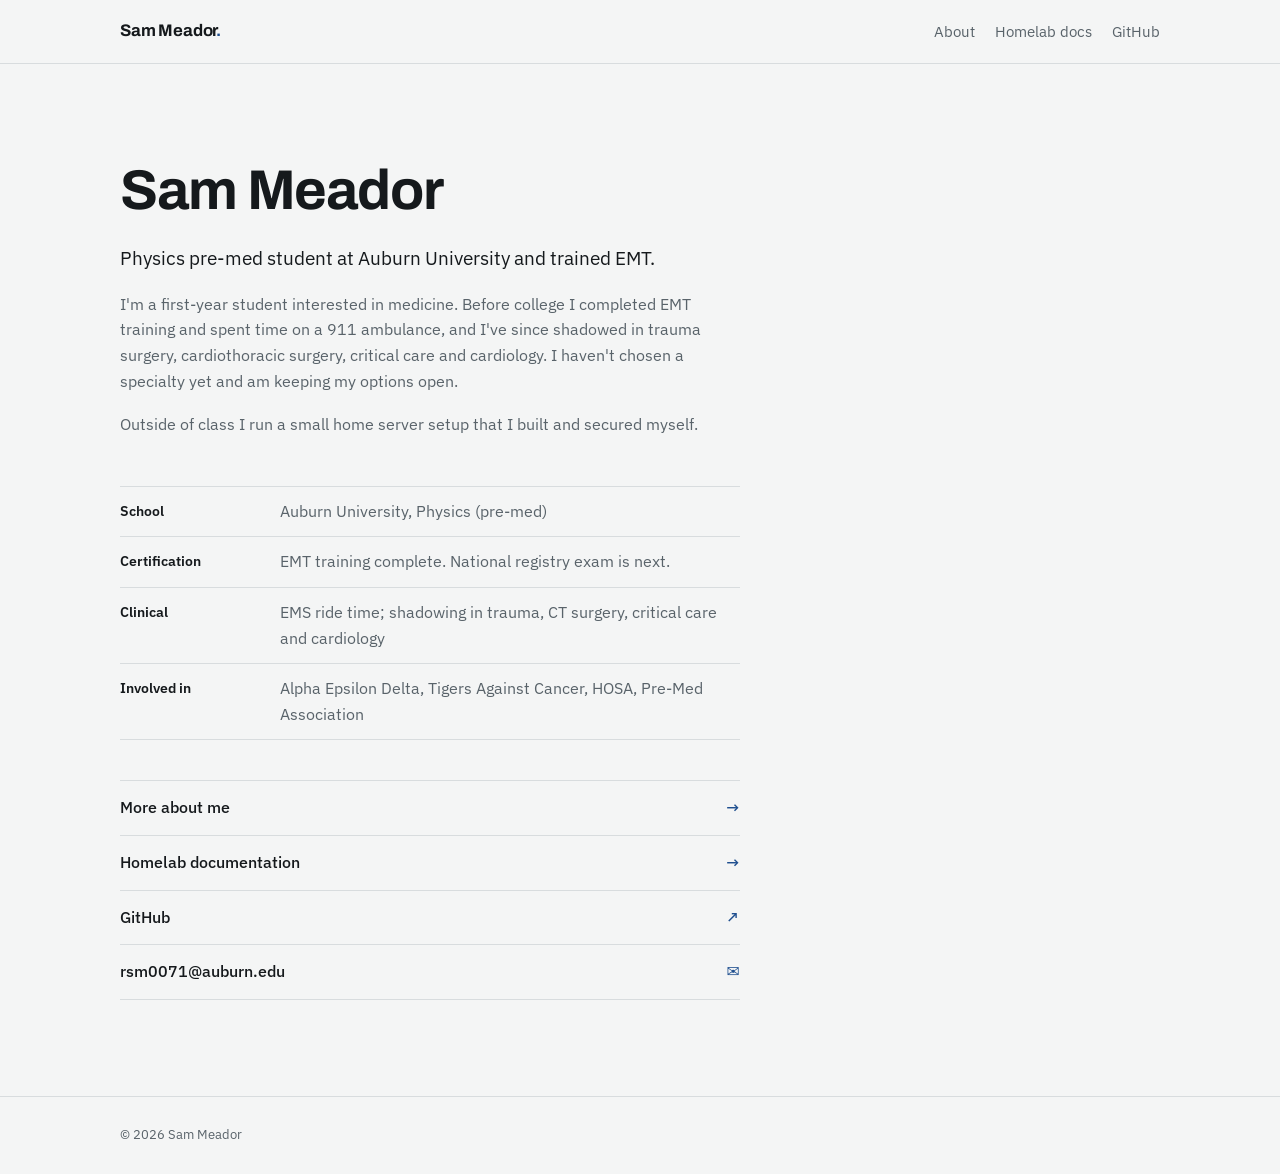
<file: site/index.html>
<!doctype html>
<html lang="en">
<head>
<meta charset="utf-8">
<meta name="viewport" content="width=device-width, initial-scale=1, viewport-fit=cover">
<title>Sam Meador</title>
<meta name="description" content="Sam Meador — physics major at Auburn University and EMT with an interest in medicine.">
<link rel="icon" href="favicon.svg" type="image/svg+xml">
<link rel="preconnect" href="https://fonts.googleapis.com">
<link rel="preconnect" href="https://fonts.gstatic.com" crossorigin>
<link rel="stylesheet" href="https://fonts.googleapis.com/css2?family=Archivo:wdth,wght@62..125,400..900&family=IBM+Plex+Mono:wght@400;500&family=IBM+Plex+Sans:ital,wght@0,400;0,500;0,600;1,400&display=swap">
<link rel="stylesheet" href="style.css">
</head>
<body>

<header class="site-head">
  <div class="wrap">
    <a class="wordmark" href="./">Sam Meador<span>.</span></a>
    <nav class="site-nav" aria-label="Main">
      <a href="about.html">About</a>
      <a href="docs.html">Homelab docs</a>
      <a href="https://github.com/sammeadorcen/homelab">GitHub</a>
    </nav>
  </div>
</header>

<main class="wrap">
  <section class="intro">
    <h1>Sam Meador</h1>
    <p class="lede">Physics pre-med student at Auburn University and trained EMT.</p>
    <p>I'm a first-year student interested in medicine. Before college I completed EMT training and spent time on a 911 ambulance, and I've since shadowed in trauma surgery, cardiothoracic surgery, critical care and cardiology. I haven't chosen a specialty yet and am keeping my options open.</p>
    <p>Outside of class I run a small home server setup that I built and secured myself.</p>
  </section>

  <dl class="facts">
    <div><dt>School</dt><dd>Auburn University, Physics (pre-med)</dd></div>
    <div><dt>Certification</dt><dd>EMT training complete. National registry exam is next.</dd></div>
    <div><dt>Clinical</dt><dd>EMS ride time; shadowing in trauma, CT surgery, critical care and cardiology</dd></div>
    <div><dt>Involved in</dt><dd>Alpha Epsilon Delta, Tigers Against Cancer, HOSA, Pre-Med Association</dd></div>
  </dl>

  <nav class="next" aria-label="More">
    <a href="about.html"><span>More about me</span><span aria-hidden="true">→</span></a>
    <a href="docs.html"><span>Homelab documentation</span><span aria-hidden="true">→</span></a>
    <a href="https://github.com/sammeadorcen/homelab"><span>GitHub</span><span aria-hidden="true">↗</span></a>
    <a href="mailto:rsm0071@auburn.edu"><span>rsm0071@auburn.edu</span><span aria-hidden="true">✉</span></a>
  </nav>
</main>

<footer class="site-foot">
  <div class="wrap">
    <span>© 2026 Sam Meador</span>
  </div>
</footer>
</body>
</html>
</file>
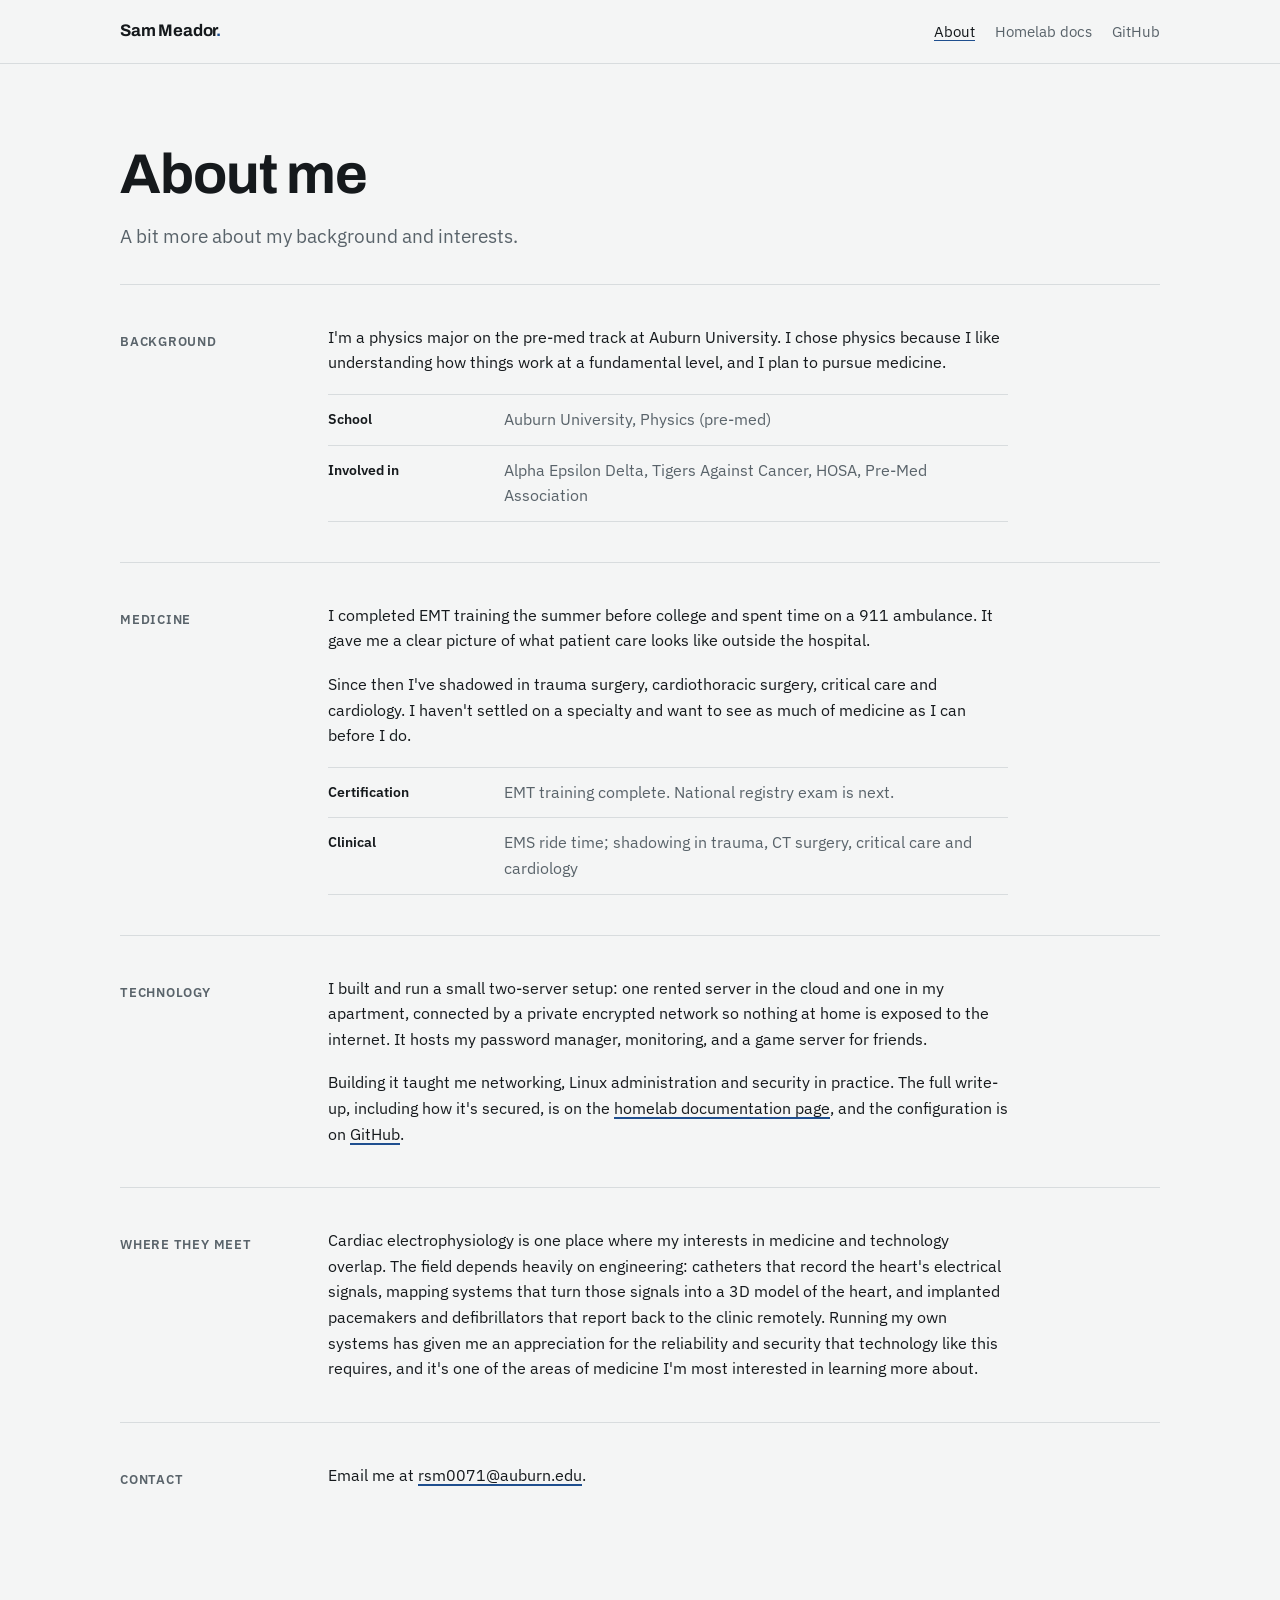
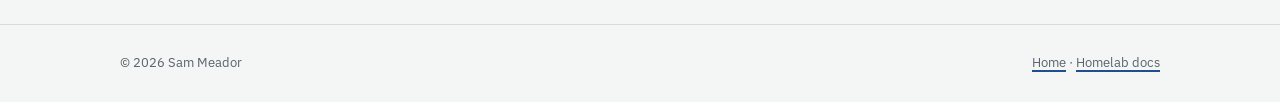
<file: site/about.html>
<!doctype html>
<html lang="en">
<head>
<meta charset="utf-8">
<meta name="viewport" content="width=device-width, initial-scale=1, viewport-fit=cover">
<title>About · Sam Meador</title>
<meta name="description" content="About Sam Meador: physics major at Auburn University, EMT, interested in medicine.">
<link rel="icon" href="favicon.svg" type="image/svg+xml">
<link rel="preconnect" href="https://fonts.googleapis.com">
<link rel="preconnect" href="https://fonts.gstatic.com" crossorigin>
<link rel="stylesheet" href="https://fonts.googleapis.com/css2?family=Archivo:wdth,wght@62..125,400..900&family=IBM+Plex+Mono:wght@400;500&family=IBM+Plex+Sans:ital,wght@0,400;0,500;0,600;1,400&display=swap">
<link rel="stylesheet" href="style.css">
</head>
<body>

<header class="site-head">
  <div class="wrap">
    <a class="wordmark" href="./">Sam Meador<span>.</span></a>
    <nav class="site-nav" aria-label="Main">
      <a href="about.html" aria-current="page">About</a>
      <a href="docs.html">Homelab docs</a>
      <a href="https://github.com/sammeadorcen/homelab">GitHub</a>
    </nav>
  </div>
</header>

<main class="wrap">
  <header class="page-head">
    <h1>About me</h1>
    <p class="lede">A bit more about my background and interests.</p>
  </header>

  <section class="section" aria-labelledby="bg-h">
    <h2 id="bg-h" class="label">Background</h2>
    <div class="prose">
      <p>I'm a physics major on the pre-med track at Auburn University. I chose physics because I like understanding how things work at a fundamental level, and I plan to pursue medicine.</p>
      <dl class="spec">
        <div><dt>School</dt><dd>Auburn University, Physics (pre-med)</dd></div>
        <div><dt>Involved in</dt><dd>Alpha Epsilon Delta, Tigers Against Cancer, HOSA, Pre-Med Association</dd></div>
      </dl>
    </div>
  </section>

  <section class="section" aria-labelledby="med-h">
    <h2 id="med-h" class="label">Medicine</h2>
    <div class="prose">
      <p>I completed EMT training the summer before college and spent time on a 911 ambulance. It gave me a clear picture of what patient care looks like outside the hospital.</p>
      <p>Since then I've shadowed in trauma surgery, cardiothoracic surgery, critical care and cardiology. I haven't settled on a specialty and want to see as much of medicine as I can before I do.</p>
      <dl class="spec">
        <div><dt>Certification</dt><dd>EMT training complete. National registry exam is next.</dd></div>
        <div><dt>Clinical</dt><dd>EMS ride time; shadowing in trauma, CT surgery, critical care and cardiology</dd></div>
      </dl>
    </div>
  </section>

  <section class="section" aria-labelledby="tech-h">
    <h2 id="tech-h" class="label">Technology</h2>
    <div class="prose">
      <p>I built and run a small two-server setup: one rented server in the cloud and one in my apartment, connected by a private encrypted network so nothing at home is exposed to the internet. It hosts my password manager, monitoring, and a game server for friends.</p>
      <p>Building it taught me networking, Linux administration and security in practice. The full write-up, including how it's secured, is on the <a href="docs.html">homelab documentation page</a>, and the configuration is on <a href="https://github.com/sammeadorcen/homelab">GitHub</a>.</p>
    </div>
  </section>

  <section class="section" aria-labelledby="ep-h">
    <h2 id="ep-h" class="label">Where they meet</h2>
    <div class="prose">
      <p>Cardiac electrophysiology is one place where my interests in medicine and technology overlap. The field depends heavily on engineering: catheters that record the heart's electrical signals, mapping systems that turn those signals into a 3D model of the heart, and implanted pacemakers and defibrillators that report back to the clinic remotely. Running my own systems has given me an appreciation for the reliability and security that technology like this requires, and it's one of the areas of medicine I'm most interested in learning more about.</p>
    </div>
  </section>

  <section class="section" aria-labelledby="contact-h">
    <h2 id="contact-h" class="label">Contact</h2>
    <div class="prose">
      <p>Email me at <a href="mailto:rsm0071@auburn.edu">rsm0071@auburn.edu</a>.</p>
    </div>
  </section>
</main>

<footer class="site-foot">
  <div class="wrap">
    <span>© 2026 Sam Meador</span>
    <span><a href="./">Home</a> · <a href="docs.html">Homelab docs</a></span>
  </div>
</footer>
</body>
</html>
</file>
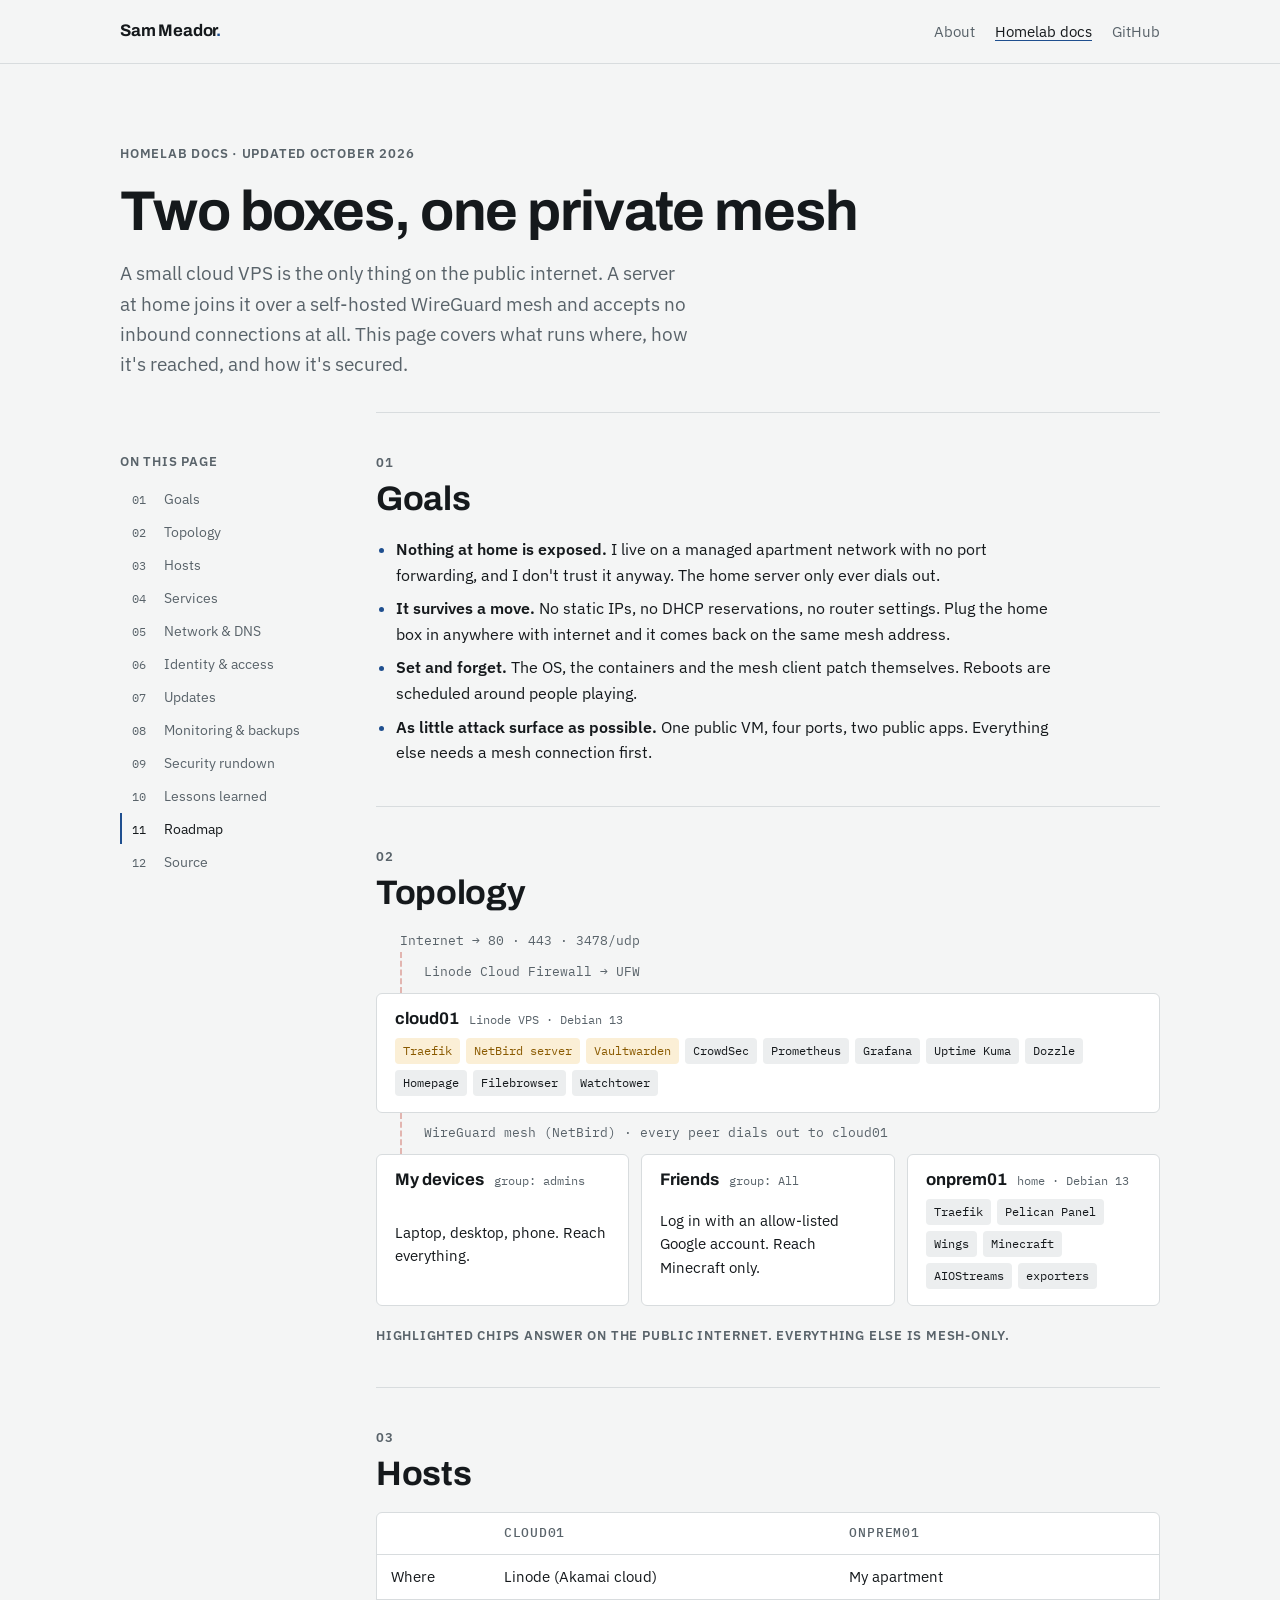
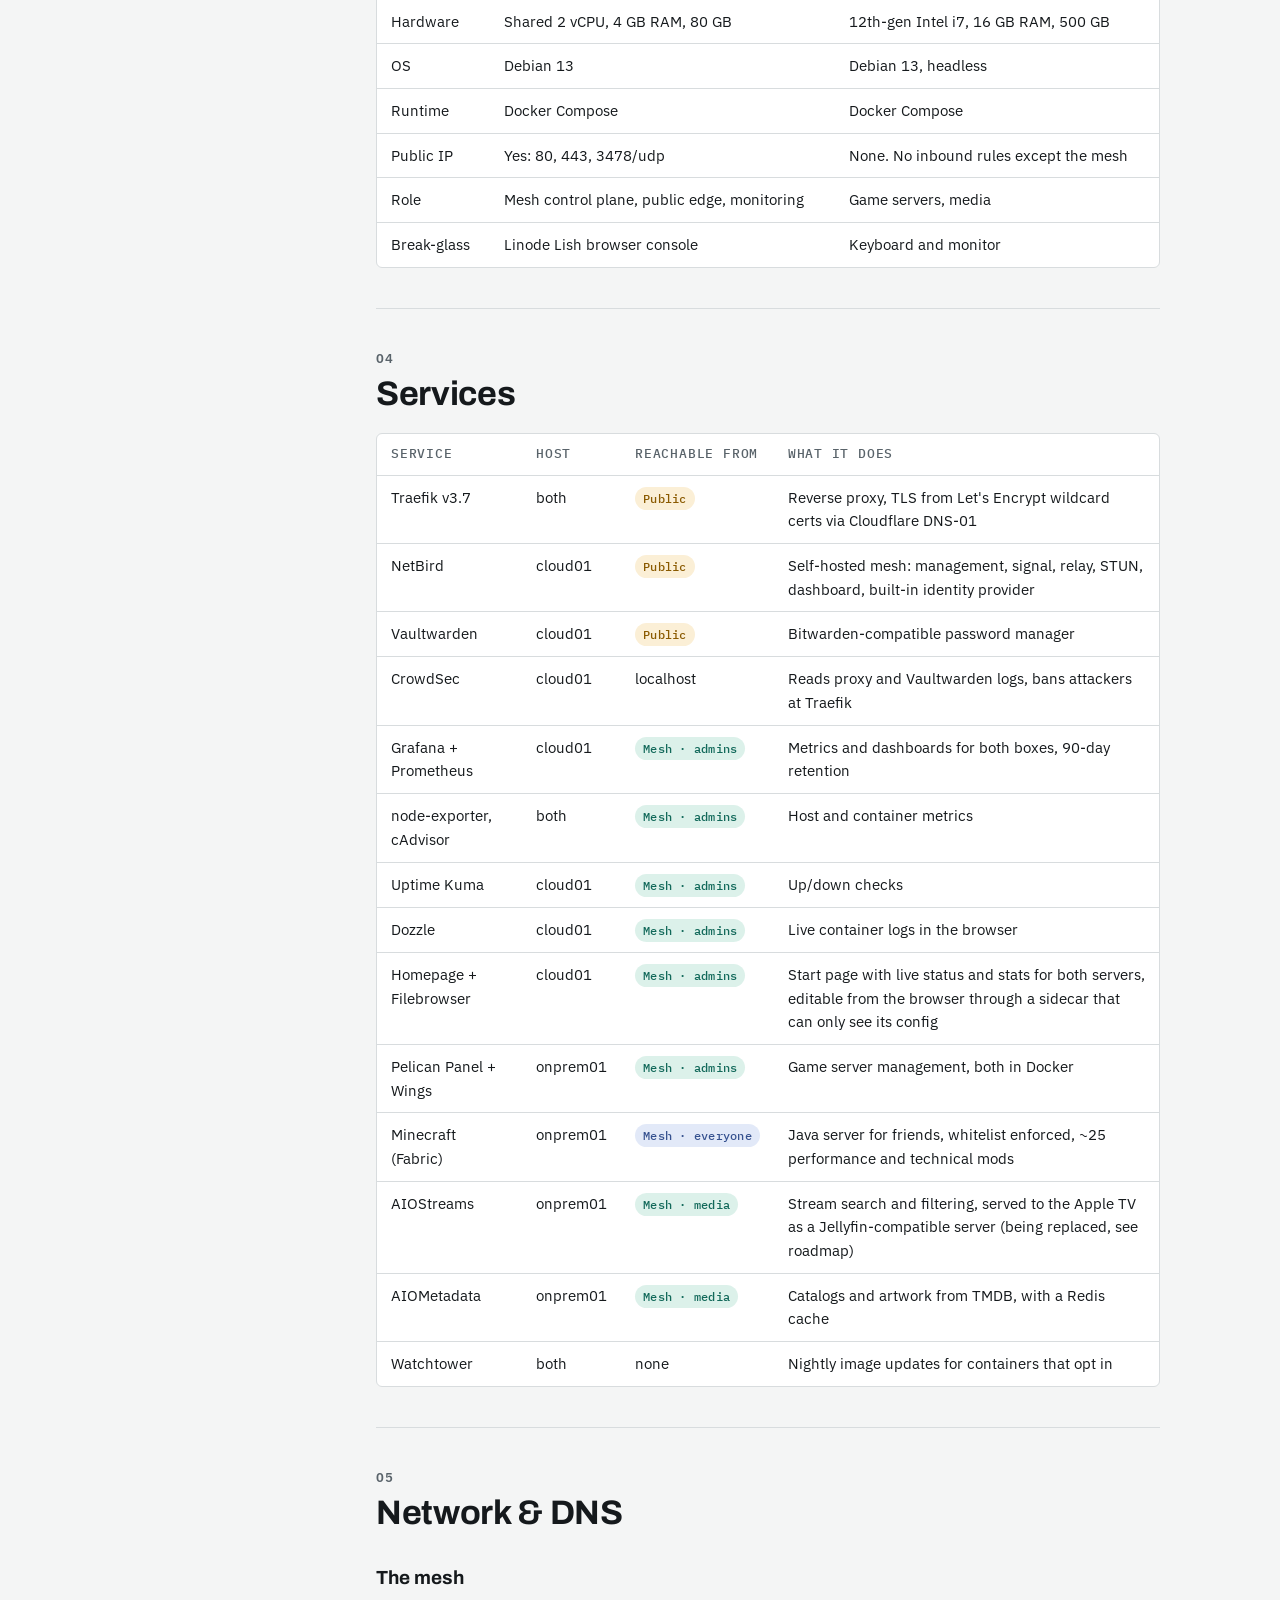
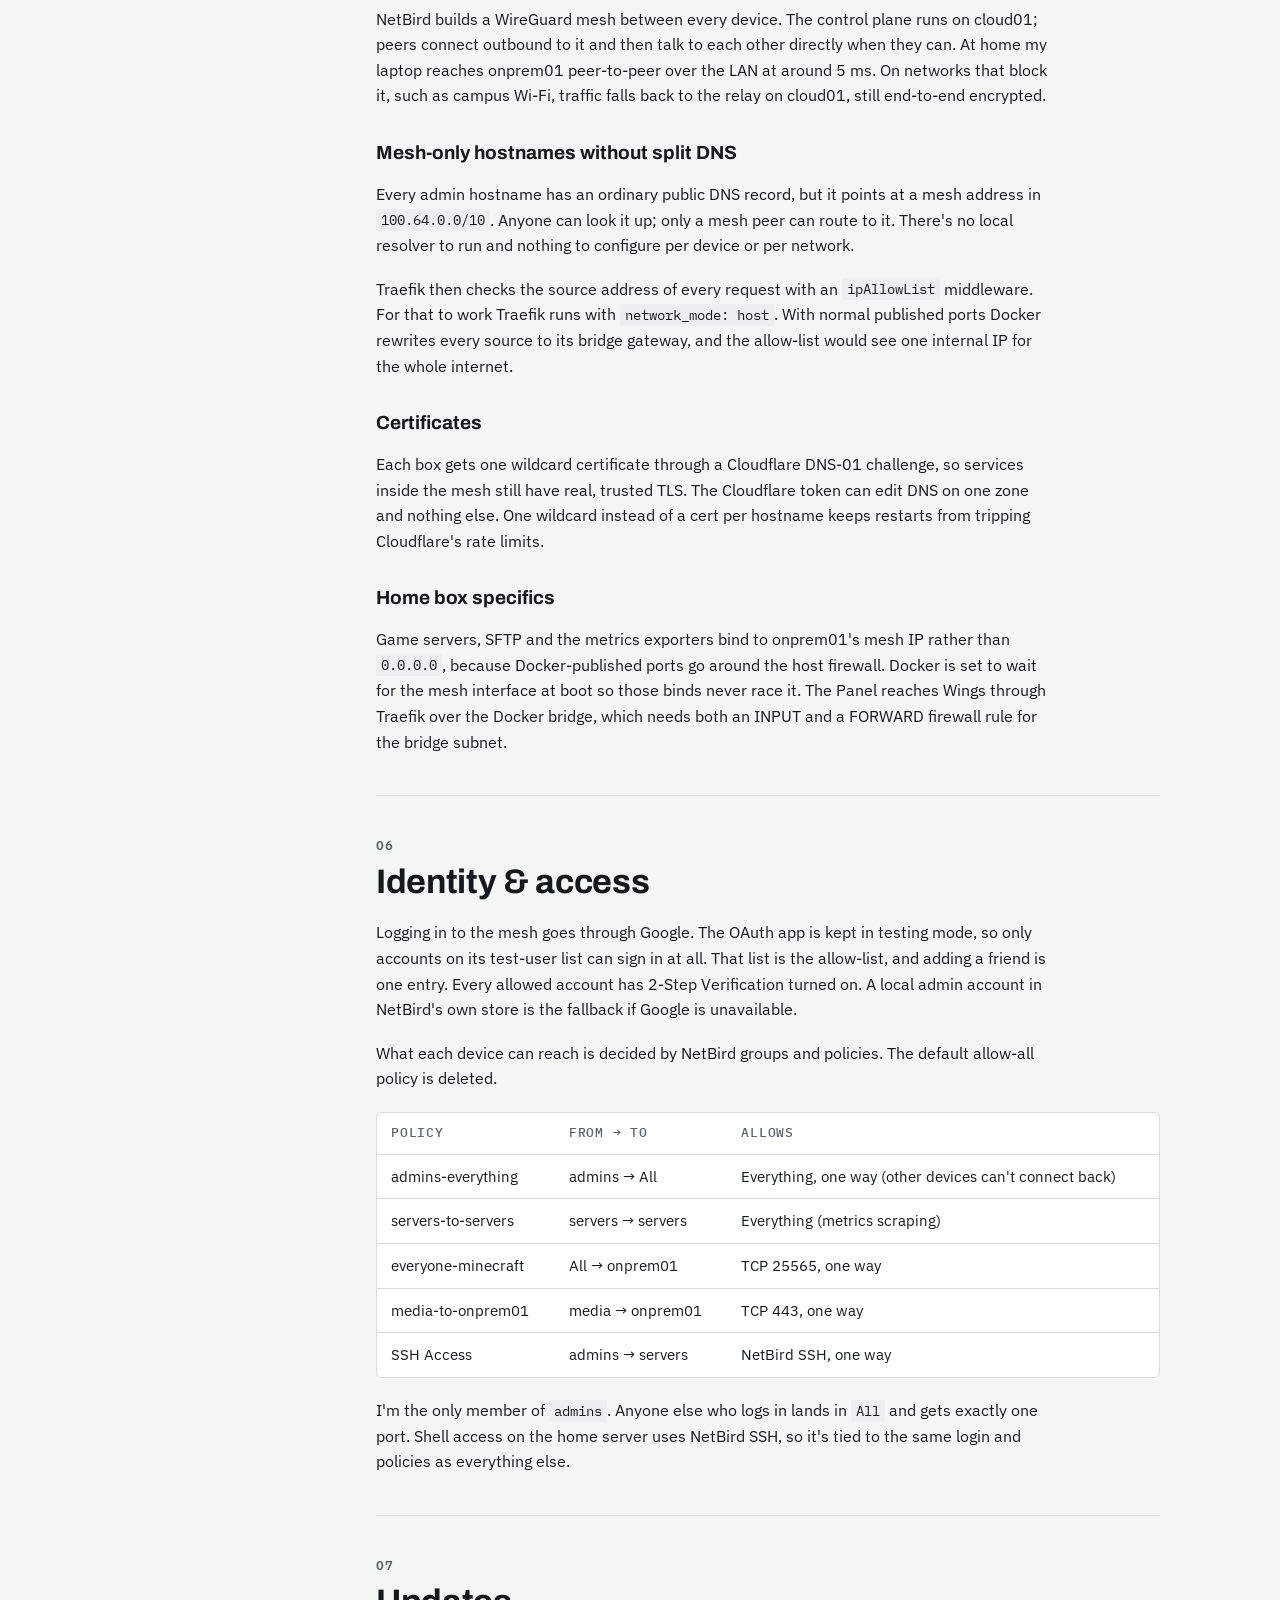
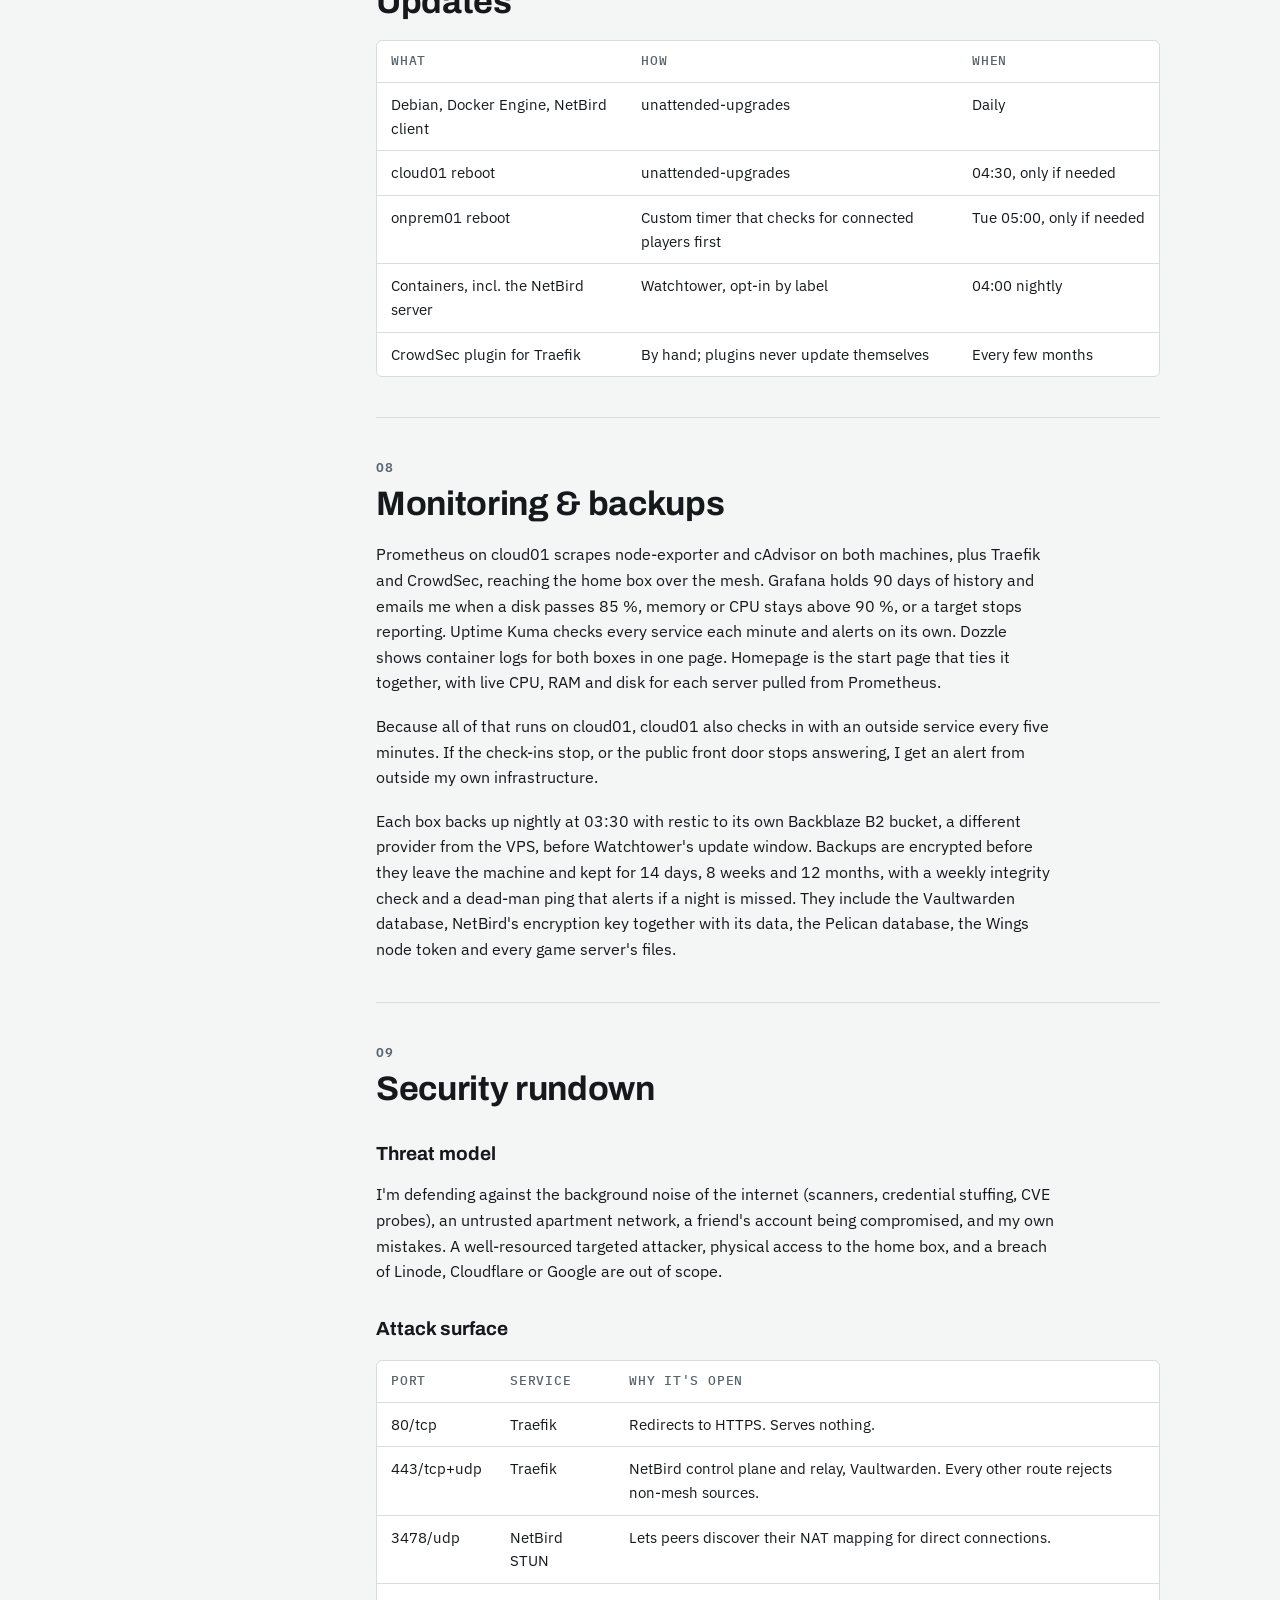
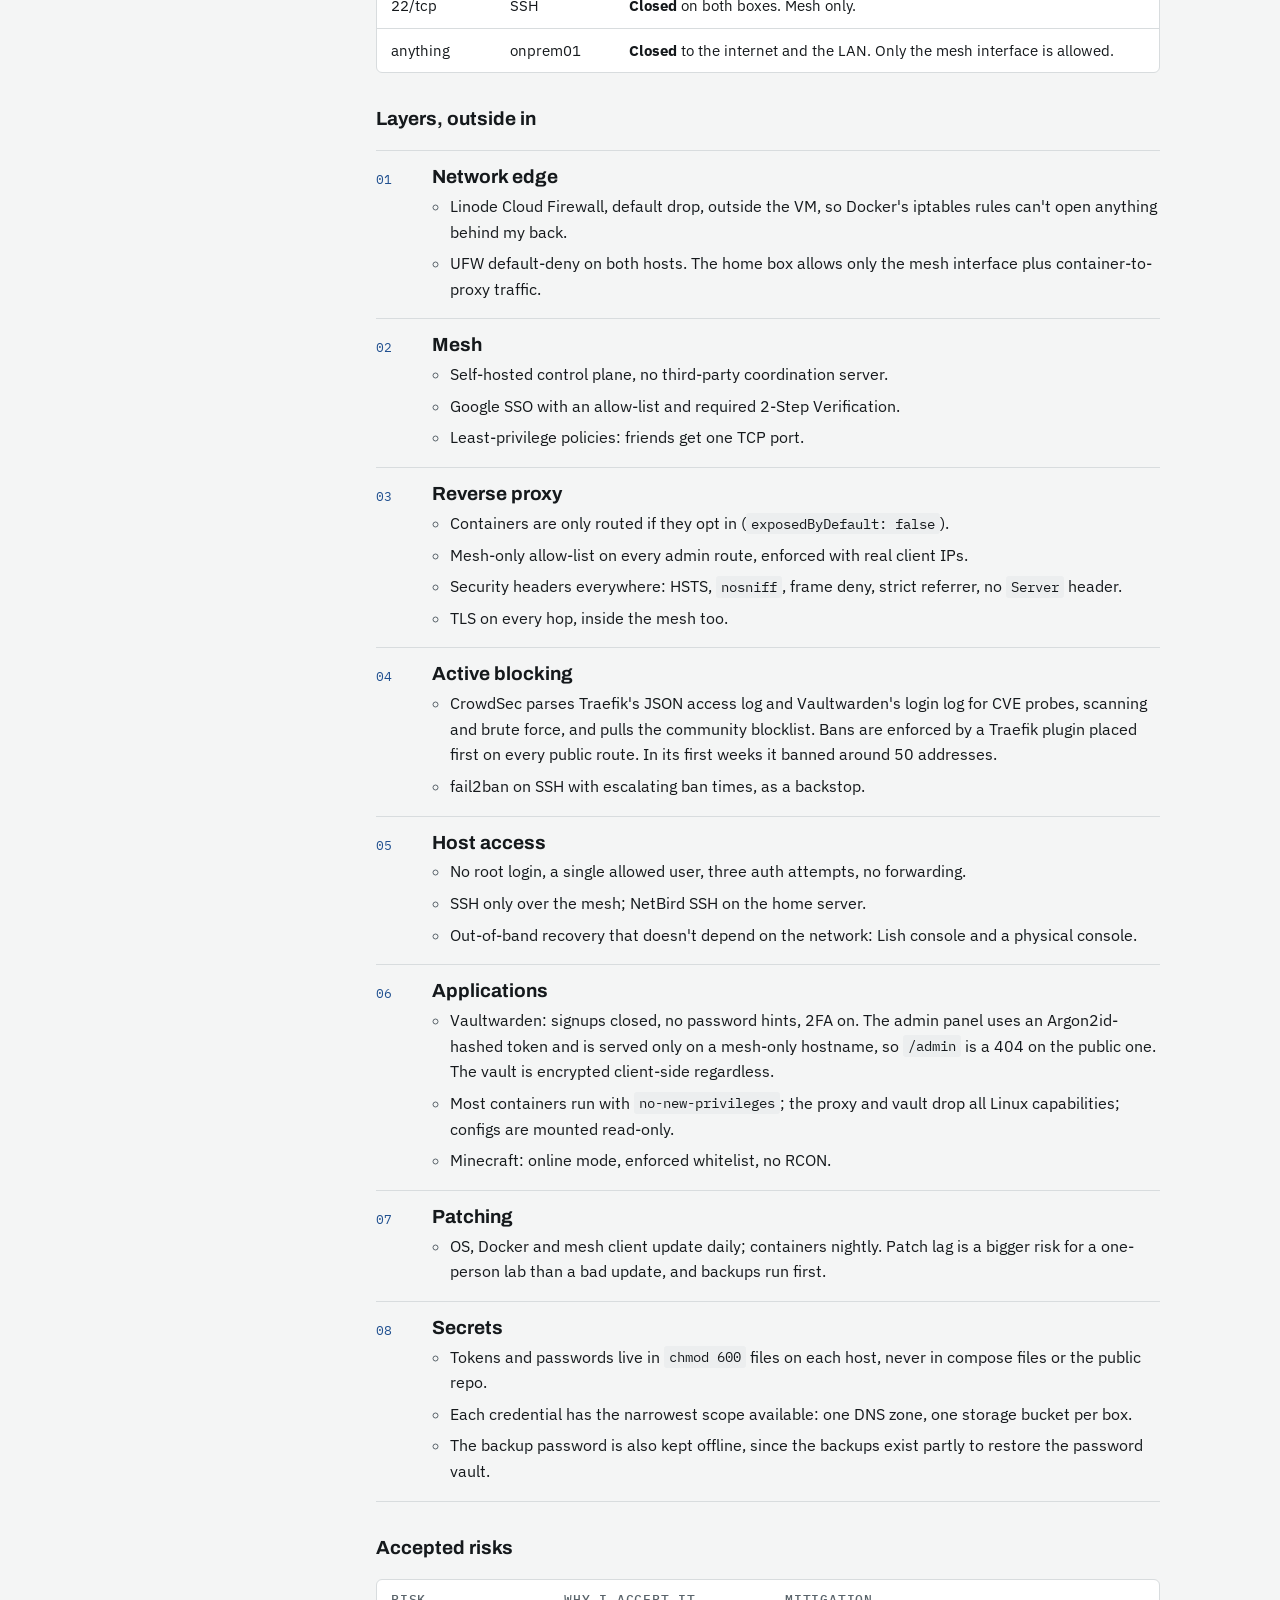
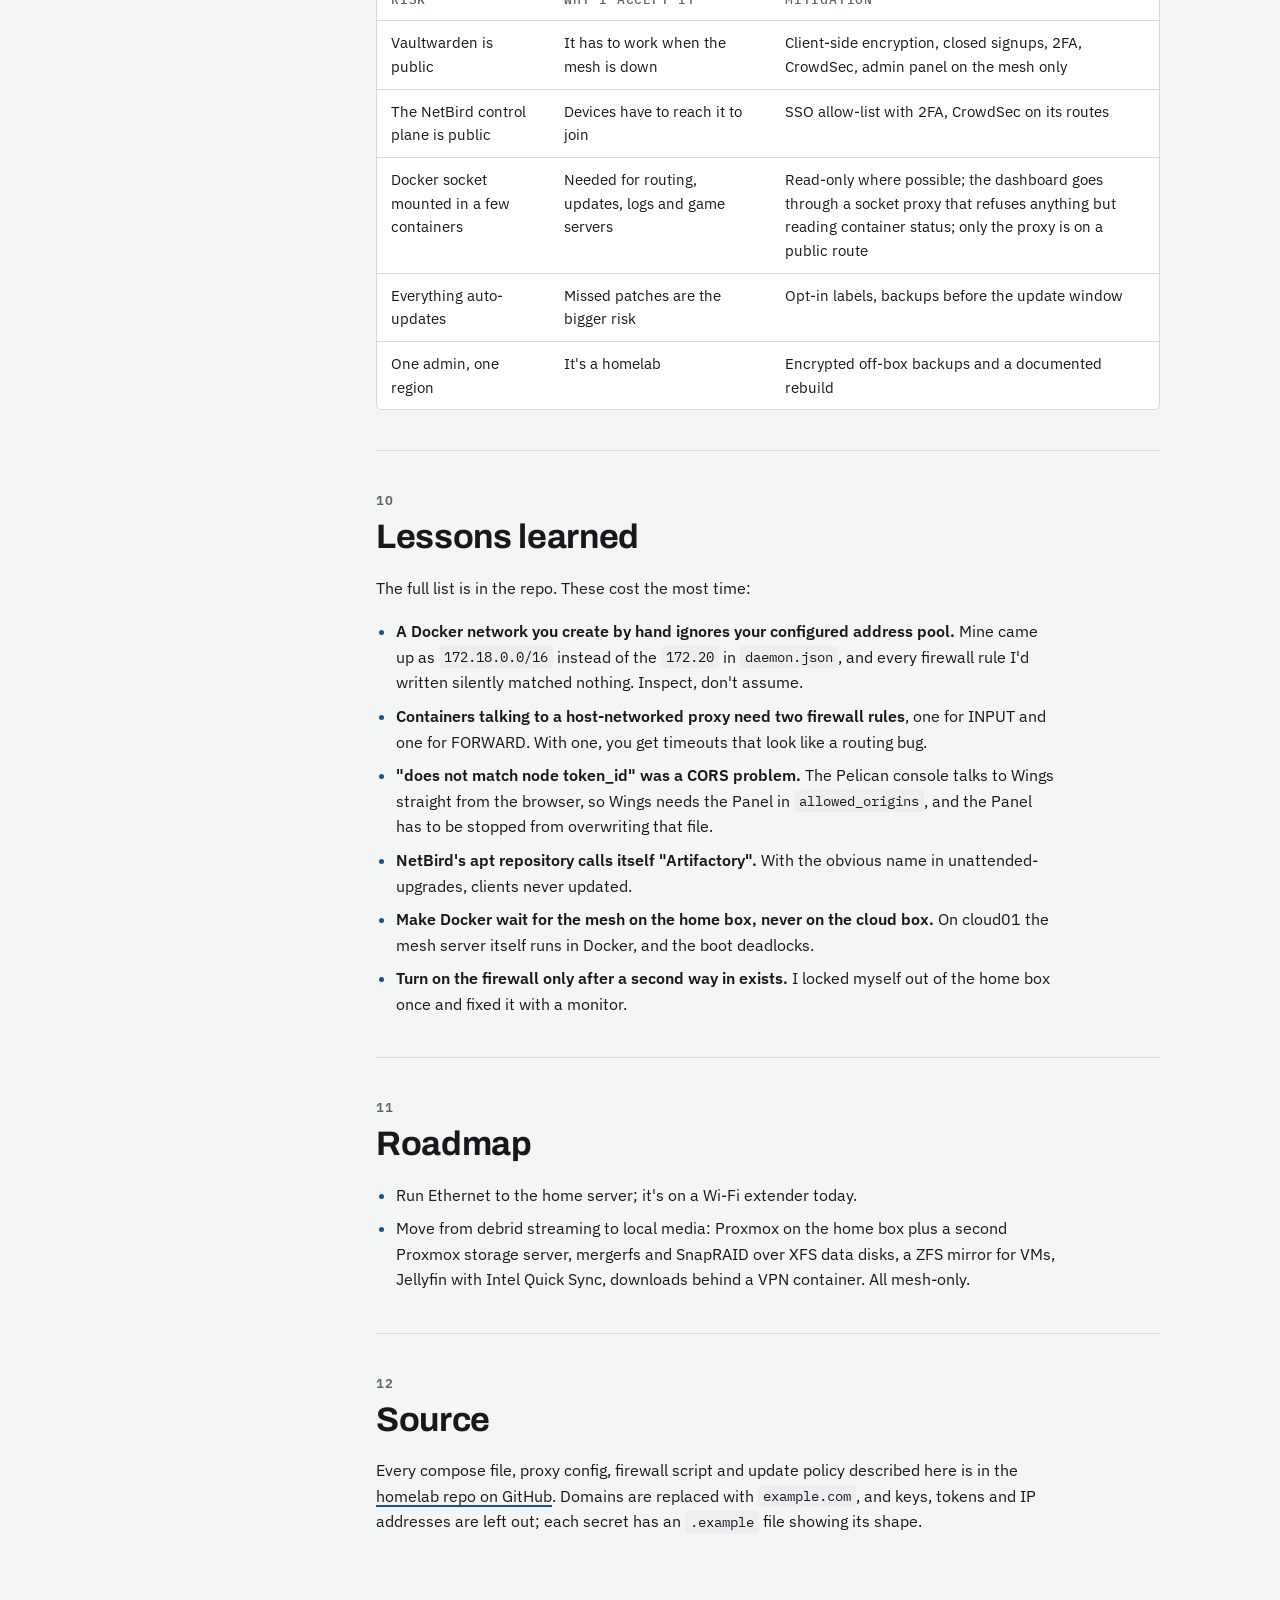
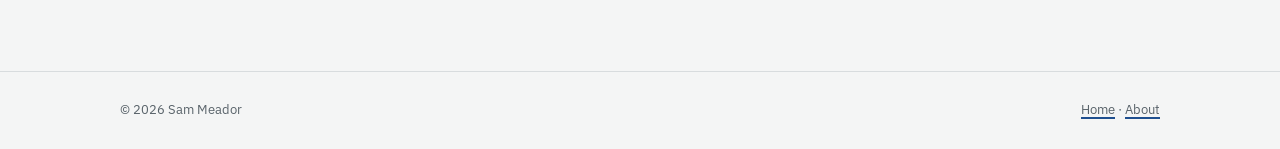
<file: site/docs.html>
<!doctype html>
<html lang="en">
<head>
<meta charset="utf-8">
<meta name="viewport" content="width=device-width, initial-scale=1, viewport-fit=cover">
<title>Homelab Docs · Sam Meador</title>
<meta name="description" content="How Sam Meador's two-server homelab is built and secured: NetBird mesh, Traefik, CrowdSec, Vaultwarden, Pelican and Minecraft.">
<link rel="icon" href="favicon.svg" type="image/svg+xml">
<link rel="preconnect" href="https://fonts.googleapis.com">
<link rel="preconnect" href="https://fonts.gstatic.com" crossorigin>
<link rel="stylesheet" href="https://fonts.googleapis.com/css2?family=Archivo:wdth,wght@62..125,400..900&family=IBM+Plex+Mono:wght@400;500&family=IBM+Plex+Sans:ital,wght@0,400;0,500;0,600;1,400&display=swap">
<link rel="stylesheet" href="style.css">
</head>
<body>

<header class="site-head">
  <div class="wrap">
    <a class="wordmark" href="./">Sam Meador<span>.</span></a>
    <nav class="site-nav" aria-label="Main">
      <a href="about.html">About</a>
      <a href="docs.html" aria-current="page">Homelab docs</a>
      <a href="https://github.com/sammeadorcen/homelab">GitHub</a>
    </nav>
  </div>
</header>

<main class="wrap">
  <header class="page-head">
    <p class="eyebrow">Homelab docs · updated October 2026</p>
    <h1>Two boxes, one private mesh</h1>
    <p class="lede">A small cloud VPS is the only thing on the public internet. A server at home joins it over a self-hosted WireGuard mesh and accepts no inbound connections at all. This page covers what runs where, how it's reached, and how it's secured.</p>
  </header>

  <div class="docs">
    <nav class="toc" aria-label="On this page">
      <span class="label">On this page</span>
      <ol>
        <li><a href="#goals"><span>01</span>Goals</a></li>
        <li><a href="#topology"><span>02</span>Topology</a></li>
        <li><a href="#hosts"><span>03</span>Hosts</a></li>
        <li><a href="#services"><span>04</span>Services</a></li>
        <li><a href="#network"><span>05</span>Network &amp; DNS</a></li>
        <li><a href="#access"><span>06</span>Identity &amp; access</a></li>
        <li><a href="#updates"><span>07</span>Updates</a></li>
        <li><a href="#ops"><span>08</span>Monitoring &amp; backups</a></li>
        <li><a href="#security"><span>09</span>Security rundown</a></li>
        <li><a href="#lessons"><span>10</span>Lessons learned</a></li>
        <li><a href="#roadmap"><span>11</span>Roadmap</a></li>
        <li><a href="#source"><span>12</span>Source</a></li>
      </ol>
    </nav>

    <div class="docs-body">

      <section class="section" id="goals">
        <header><span class="label">01</span><h2>Goals</h2></header>
        <div class="prose">
          <ul>
            <li><strong>Nothing at home is exposed.</strong> I live on a managed apartment network with no port forwarding, and I don't trust it anyway. The home server only ever dials out.</li>
            <li><strong>It survives a move.</strong> No static IPs, no DHCP reservations, no router settings. Plug the home box in anywhere with internet and it comes back on the same mesh address.</li>
            <li><strong>Set and forget.</strong> The OS, the containers and the mesh client patch themselves. Reboots are scheduled around people playing.</li>
            <li><strong>As little attack surface as possible.</strong> One public VM, four ports, two public apps. Everything else needs a mesh connection first.</li>
          </ul>
        </div>
      </section>

      <section class="section" id="topology">
        <header><span class="label">02</span><h2>Topology</h2></header>
        <div class="topo" role="img" aria-label="Diagram: the internet reaches cloud01 on ports 80, 443 and 3478. cloud01 runs the NetBird server, which my devices, friends' PCs and onprem01 connect to over WireGuard.">
          <div class="internet">Internet → 80 · 443 · 3478/udp</div>
          <div class="link">Linode Cloud Firewall → UFW</div>
          <div class="node">
            <h3>cloud01 <small>Linode VPS · Debian 13</small></h3>
            <div class="chips">
              <span class="chip public">Traefik</span>
              <span class="chip public">NetBird server</span>
              <span class="chip public">Vaultwarden</span>
              <span class="chip">CrowdSec</span>
              <span class="chip">Prometheus</span>
              <span class="chip">Grafana</span>
              <span class="chip">Uptime Kuma</span>
              <span class="chip">Dozzle</span>
              <span class="chip">Homepage</span>
              <span class="chip">Filebrowser</span>
              <span class="chip">Watchtower</span>
            </div>
          </div>
          <div class="link">WireGuard mesh (NetBird) · every peer dials out to cloud01</div>
          <div class="row">
            <div class="node">
              <h3>My devices <small>group: admins</small></h3>
              <p>Laptop, desktop, phone. Reach everything.</p>
            </div>
            <div class="node">
              <h3>Friends <small>group: All</small></h3>
              <p>Log in with an allow-listed Google account. Reach Minecraft only.</p>
            </div>
            <div class="node">
              <h3>onprem01 <small>home · Debian 13</small></h3>
              <div class="chips">
                <span class="chip">Traefik</span>
                <span class="chip">Pelican Panel</span>
                <span class="chip">Wings</span>
                <span class="chip">Minecraft</span>
                <span class="chip">AIOStreams</span>
                <span class="chip">exporters</span>
              </div>
            </div>
          </div>
        </div>
        <p class="eyebrow">Highlighted chips answer on the public internet. Everything else is mesh-only.</p>
      </section>

      <section class="section" id="hosts">
        <header><span class="label">03</span><h2>Hosts</h2></header>
        <div class="table-scroll">
          <table>
            <thead><tr><th></th><th>cloud01</th><th>onprem01</th></tr></thead>
            <tbody>
              <tr><td class="nowrap">Where</td><td>Linode (Akamai cloud)</td><td>My apartment</td></tr>
              <tr><td class="nowrap">Hardware</td><td>Shared 2 vCPU, 4 GB RAM, 80 GB</td><td>12th-gen Intel i7, 16 GB RAM, 500 GB</td></tr>
              <tr><td class="nowrap">OS</td><td>Debian 13</td><td>Debian 13, headless</td></tr>
              <tr><td class="nowrap">Runtime</td><td>Docker Compose</td><td>Docker Compose</td></tr>
              <tr><td class="nowrap">Public IP</td><td>Yes: 80, 443, 3478/udp</td><td>None. No inbound rules except the mesh</td></tr>
              <tr><td class="nowrap">Role</td><td>Mesh control plane, public edge, monitoring</td><td>Game servers, media</td></tr>
              <tr><td class="nowrap">Break-glass</td><td>Linode Lish browser console</td><td>Keyboard and monitor</td></tr>
            </tbody>
          </table>
        </div>
      </section>

      <section class="section" id="services">
        <header><span class="label">04</span><h2>Services</h2></header>
        <div class="table-scroll">
          <table>
            <thead><tr><th>Service</th><th>Host</th><th>Reachable from</th><th>What it does</th></tr></thead>
            <tbody>
              <tr><td>Traefik v3.7</td><td>both</td><td><span class="pill public">Public</span></td><td>Reverse proxy, TLS from Let's Encrypt wildcard certs via Cloudflare DNS-01</td></tr>
              <tr><td>NetBird</td><td>cloud01</td><td><span class="pill public">Public</span></td><td>Self-hosted mesh: management, signal, relay, STUN, dashboard, built-in identity provider</td></tr>
              <tr><td>Vaultwarden</td><td>cloud01</td><td><span class="pill public">Public</span></td><td>Bitwarden-compatible password manager</td></tr>
              <tr><td>CrowdSec</td><td>cloud01</td><td>localhost</td><td>Reads proxy and Vaultwarden logs, bans attackers at Traefik</td></tr>
              <tr><td>Grafana + Prometheus</td><td>cloud01</td><td><span class="pill mesh">Mesh · admins</span></td><td>Metrics and dashboards for both boxes, 90-day retention</td></tr>
              <tr><td>node-exporter, cAdvisor</td><td>both</td><td><span class="pill mesh">Mesh · admins</span></td><td>Host and container metrics</td></tr>
              <tr><td>Uptime Kuma</td><td>cloud01</td><td><span class="pill mesh">Mesh · admins</span></td><td>Up/down checks</td></tr>
              <tr><td>Dozzle</td><td>cloud01</td><td><span class="pill mesh">Mesh · admins</span></td><td>Live container logs in the browser</td></tr>
              <tr><td>Homepage + Filebrowser</td><td>cloud01</td><td><span class="pill mesh">Mesh · admins</span></td><td>Start page with live status and stats for both servers, editable from the browser through a sidecar that can only see its config</td></tr>
              <tr><td>Pelican Panel + Wings</td><td>onprem01</td><td><span class="pill mesh">Mesh · admins</span></td><td>Game server management, both in Docker</td></tr>
              <tr><td>Minecraft (Fabric)</td><td>onprem01</td><td><span class="pill friends">Mesh · everyone</span></td><td>Java server for friends, whitelist enforced, ~25 performance and technical mods</td></tr>
              <tr><td>AIOStreams</td><td>onprem01</td><td><span class="pill mesh">Mesh · media</span></td><td>Stream search and filtering, served to the Apple TV as a Jellyfin-compatible server (being replaced, see roadmap)</td></tr>
              <tr><td>AIOMetadata</td><td>onprem01</td><td><span class="pill mesh">Mesh · media</span></td><td>Catalogs and artwork from TMDB, with a Redis cache</td></tr>
              <tr><td>Watchtower</td><td>both</td><td>none</td><td>Nightly image updates for containers that opt in</td></tr>
            </tbody>
          </table>
        </div>
      </section>

      <section class="section" id="network">
        <header><span class="label">05</span><h2>Network &amp; DNS</h2></header>
        <div class="prose">
          <h3>The mesh</h3>
          <p>NetBird builds a WireGuard mesh between every device. The control plane runs on cloud01; peers connect outbound to it and then talk to each other directly when they can. At home my laptop reaches onprem01 peer-to-peer over the LAN at around 5 ms. On networks that block it, such as campus Wi-Fi, traffic falls back to the relay on cloud01, still end-to-end encrypted.</p>
          <h3>Mesh-only hostnames without split DNS</h3>
          <p>Every admin hostname has an ordinary public DNS record, but it points at a mesh address in <code>100.64.0.0/10</code>. Anyone can look it up; only a mesh peer can route to it. There's no local resolver to run and nothing to configure per device or per network.</p>
          <p>Traefik then checks the source address of every request with an <code>ipAllowList</code> middleware. For that to work Traefik runs with <code>network_mode: host</code>. With normal published ports Docker rewrites every source to its bridge gateway, and the allow-list would see one internal IP for the whole internet.</p>
          <h3>Certificates</h3>
          <p>Each box gets one wildcard certificate through a Cloudflare DNS-01 challenge, so services inside the mesh still have real, trusted TLS. The Cloudflare token can edit DNS on one zone and nothing else. One wildcard instead of a cert per hostname keeps restarts from tripping Cloudflare's rate limits.</p>
          <h3>Home box specifics</h3>
          <p>Game servers, SFTP and the metrics exporters bind to onprem01's mesh IP rather than <code>0.0.0.0</code>, because Docker-published ports go around the host firewall. Docker is set to wait for the mesh interface at boot so those binds never race it. The Panel reaches Wings through Traefik over the Docker bridge, which needs both an INPUT and a FORWARD firewall rule for the bridge subnet.</p>
        </div>
      </section>

      <section class="section" id="access">
        <header><span class="label">06</span><h2>Identity &amp; access</h2></header>
        <div class="prose">
          <p>Logging in to the mesh goes through Google. The OAuth app is kept in testing mode, so only accounts on its test-user list can sign in at all. That list is the allow-list, and adding a friend is one entry. Every allowed account has 2-Step Verification turned on. A local admin account in NetBird's own store is the fallback if Google is unavailable.</p>
          <p>What each device can reach is decided by NetBird groups and policies. The default allow-all policy is deleted.</p>
        </div>
        <div class="table-scroll">
          <table>
            <thead><tr><th>Policy</th><th>From → To</th><th>Allows</th></tr></thead>
            <tbody>
              <tr><td>admins-everything</td><td>admins → All</td><td>Everything, one way (other devices can't connect back)</td></tr>
              <tr><td>servers-to-servers</td><td>servers → servers</td><td>Everything (metrics scraping)</td></tr>
              <tr><td>everyone-minecraft</td><td>All → onprem01</td><td>TCP 25565, one way</td></tr>
              <tr><td>media-to-onprem01</td><td>media → onprem01</td><td>TCP 443, one way</td></tr>
              <tr><td>SSH Access</td><td>admins → servers</td><td>NetBird SSH, one way</td></tr>
            </tbody>
          </table>
        </div>
        <div class="prose">
          <p>I'm the only member of <code>admins</code>. Anyone else who logs in lands in <code>All</code> and gets exactly one port. Shell access on the home server uses NetBird SSH, so it's tied to the same login and policies as everything else.</p>
        </div>
      </section>

      <section class="section" id="updates">
        <header><span class="label">07</span><h2>Updates</h2></header>
        <div class="table-scroll">
          <table>
            <thead><tr><th>What</th><th>How</th><th>When</th></tr></thead>
            <tbody>
              <tr><td>Debian, Docker Engine, NetBird client</td><td>unattended-upgrades</td><td class="nowrap">Daily</td></tr>
              <tr><td>cloud01 reboot</td><td>unattended-upgrades</td><td class="nowrap">04:30, only if needed</td></tr>
              <tr><td>onprem01 reboot</td><td>Custom timer that checks for connected players first</td><td class="nowrap">Tue 05:00, only if needed</td></tr>
              <tr><td>Containers, incl. the NetBird server</td><td>Watchtower, opt-in by label</td><td class="nowrap">04:00 nightly</td></tr>
              <tr><td>CrowdSec plugin for Traefik</td><td>By hand; plugins never update themselves</td><td class="nowrap">Every few months</td></tr>
            </tbody>
          </table>
        </div>
      </section>

      <section class="section" id="ops">
        <header><span class="label">08</span><h2>Monitoring &amp; backups</h2></header>
        <div class="prose">
          <p>Prometheus on cloud01 scrapes node-exporter and cAdvisor on both machines, plus Traefik and CrowdSec, reaching the home box over the mesh. Grafana holds 90 days of history and emails me when a disk passes 85&nbsp;%, memory or CPU stays above 90&nbsp;%, or a target stops reporting. Uptime Kuma checks every service each minute and alerts on its own. Dozzle shows container logs for both boxes in one page. Homepage is the start page that ties it together, with live CPU, RAM and disk for each server pulled from Prometheus.</p><p>Because all of that runs on cloud01, cloud01 also checks in with an outside service every five minutes. If the check-ins stop, or the public front door stops answering, I get an alert from outside my own infrastructure.</p>
          <p>Each box backs up nightly at 03:30 with restic to its own Backblaze B2 bucket, a different provider from the VPS, before Watchtower's update window. Backups are encrypted before they leave the machine and kept for 14 days, 8 weeks and 12 months, with a weekly integrity check and a dead-man ping that alerts if a night is missed. They include the Vaultwarden database, NetBird's encryption key together with its data, the Pelican database, the Wings node token and every game server's files.</p>
        </div>
      </section>

      <section class="section" id="security">
        <header><span class="label">09</span><h2>Security rundown</h2></header>
        <div class="prose">
          <h3>Threat model</h3>
          <p>I'm defending against the background noise of the internet (scanners, credential stuffing, CVE probes), an untrusted apartment network, a friend's account being compromised, and my own mistakes. A well-resourced targeted attacker, physical access to the home box, and a breach of Linode, Cloudflare or Google are out of scope.</p>
          <h3>Attack surface</h3>
        </div>
        <div class="table-scroll">
          <table>
            <thead><tr><th>Port</th><th>Service</th><th>Why it's open</th></tr></thead>
            <tbody>
              <tr><td class="nowrap">80/tcp</td><td>Traefik</td><td>Redirects to HTTPS. Serves nothing.</td></tr>
              <tr><td class="nowrap">443/tcp+udp</td><td>Traefik</td><td>NetBird control plane and relay, Vaultwarden. Every other route rejects non-mesh sources.</td></tr>
              <tr><td class="nowrap">3478/udp</td><td>NetBird STUN</td><td>Lets peers discover their NAT mapping for direct connections.</td></tr>
              <tr><td class="nowrap">22/tcp</td><td>SSH</td><td><strong>Closed</strong> on both boxes. Mesh only.</td></tr>
              <tr><td class="nowrap">anything</td><td>onprem01</td><td><strong>Closed</strong> to the internet and the LAN. Only the mesh interface is allowed.</td></tr>
            </tbody>
          </table>
        </div>

        <div class="prose">
          <h3>Layers, outside in</h3>
        </div>
        <ol class="layers">
          <li><div>
            <h3>Network edge</h3>
            <ul>
              <li>Linode Cloud Firewall, default drop, outside the VM, so Docker's iptables rules can't open anything behind my back.</li>
              <li>UFW default-deny on both hosts. The home box allows only the mesh interface plus container-to-proxy traffic.</li>
            </ul>
          </div></li>
          <li><div>
            <h3>Mesh</h3>
            <ul>
              <li>Self-hosted control plane, no third-party coordination server.</li>
              <li>Google SSO with an allow-list and required 2-Step Verification.</li>
              <li>Least-privilege policies: friends get one TCP port.</li>
            </ul>
          </div></li>
          <li><div>
            <h3>Reverse proxy</h3>
            <ul>
              <li>Containers are only routed if they opt in (<code>exposedByDefault: false</code>).</li>
              <li>Mesh-only allow-list on every admin route, enforced with real client IPs.</li>
              <li>Security headers everywhere: HSTS, <code>nosniff</code>, frame deny, strict referrer, no <code>Server</code> header.</li>
              <li>TLS on every hop, inside the mesh too.</li>
            </ul>
          </div></li>
          <li><div>
            <h3>Active blocking</h3>
            <ul>
              <li>CrowdSec parses Traefik's JSON access log and Vaultwarden's login log for CVE probes, scanning and brute force, and pulls the community blocklist. Bans are enforced by a Traefik plugin placed first on every public route. In its first weeks it banned around 50 addresses.</li>
              <li>fail2ban on SSH with escalating ban times, as a backstop.</li>
            </ul>
          </div></li>
          <li><div>
            <h3>Host access</h3>
            <ul>
              <li>No root login, a single allowed user, three auth attempts, no forwarding.</li>
              <li>SSH only over the mesh; NetBird SSH on the home server.</li>
              <li>Out-of-band recovery that doesn't depend on the network: Lish console and a physical console.</li>
            </ul>
          </div></li>
          <li><div>
            <h3>Applications</h3>
            <ul>
              <li>Vaultwarden: signups closed, no password hints, 2FA on. The admin panel uses an Argon2id-hashed token and is served only on a mesh-only hostname, so <code>/admin</code> is a 404 on the public one. The vault is encrypted client-side regardless.</li>
              <li>Most containers run with <code>no-new-privileges</code>; the proxy and vault drop all Linux capabilities; configs are mounted read-only.</li>
              <li>Minecraft: online mode, enforced whitelist, no RCON.</li>
            </ul>
          </div></li>
          <li><div>
            <h3>Patching</h3>
            <ul>
              <li>OS, Docker and mesh client update daily; containers nightly. Patch lag is a bigger risk for a one-person lab than a bad update, and backups run first.</li>
            </ul>
          </div></li>
          <li><div>
            <h3>Secrets</h3>
            <ul>
              <li>Tokens and passwords live in <code>chmod 600</code> files on each host, never in compose files or the public repo.</li>
              <li>Each credential has the narrowest scope available: one DNS zone, one storage bucket per box.</li>
              <li>The backup password is also kept offline, since the backups exist partly to restore the password vault.</li>
            </ul>
          </div></li>
        </ol>

        <div class="prose">
          <h3>Accepted risks</h3>
        </div>
        <div class="table-scroll">
          <table>
            <thead><tr><th>Risk</th><th>Why I accept it</th><th>Mitigation</th></tr></thead>
            <tbody>
              <tr><td>Vaultwarden is public</td><td>It has to work when the mesh is down</td><td>Client-side encryption, closed signups, 2FA, CrowdSec, admin panel on the mesh only</td></tr>
              <tr><td>The NetBird control plane is public</td><td>Devices have to reach it to join</td><td>SSO allow-list with 2FA, CrowdSec on its routes</td></tr>
              <tr><td>Docker socket mounted in a few containers</td><td>Needed for routing, updates, logs and game servers</td><td>Read-only where possible; the dashboard goes through a socket proxy that refuses anything but reading container status; only the proxy is on a public route</td></tr>
              <tr><td>Everything auto-updates</td><td>Missed patches are the bigger risk</td><td>Opt-in labels, backups before the update window</td></tr>
              <tr><td>One admin, one region</td><td>It's a homelab</td><td>Encrypted off-box backups and a documented rebuild</td></tr>
            </tbody>
          </table>
        </div>
      </section>

      <section class="section" id="lessons">
        <header><span class="label">10</span><h2>Lessons learned</h2></header>
        <div class="prose">
          <p>The full list is in the repo. These cost the most time:</p>
          <ul>
            <li><strong>A Docker network you create by hand ignores your configured address pool.</strong> Mine came up as <code>172.18.0.0/16</code> instead of the <code>172.20</code> in <code>daemon.json</code>, and every firewall rule I'd written silently matched nothing. Inspect, don't assume.</li>
            <li><strong>Containers talking to a host-networked proxy need two firewall rules</strong>, one for INPUT and one for FORWARD. With one, you get timeouts that look like a routing bug.</li>
            <li><strong>"does not match node token_id" was a CORS problem.</strong> The Pelican console talks to Wings straight from the browser, so Wings needs the Panel in <code>allowed_origins</code>, and the Panel has to be stopped from overwriting that file.</li>
            <li><strong>NetBird's apt repository calls itself "Artifactory".</strong> With the obvious name in unattended-upgrades, clients never updated.</li>
            <li><strong>Make Docker wait for the mesh on the home box, never on the cloud box.</strong> On cloud01 the mesh server itself runs in Docker, and the boot deadlocks.</li>
            <li><strong>Turn on the firewall only after a second way in exists.</strong> I locked myself out of the home box once and fixed it with a monitor.</li>
          </ul>
        </div>
      </section>

      <section class="section" id="roadmap">
        <header><span class="label">11</span><h2>Roadmap</h2></header>
        <div class="prose">
          <ul>
            <li>Run Ethernet to the home server; it's on a Wi-Fi extender today.</li>
            <li>Move from debrid streaming to local media: Proxmox on the home box plus a second Proxmox storage server, mergerfs and SnapRAID over XFS data disks, a ZFS mirror for VMs, Jellyfin with Intel Quick Sync, downloads behind a VPN container. All mesh-only.</li>
          </ul>
        </div>
      </section>

      <section class="section" id="source">
        <header><span class="label">12</span><h2>Source</h2></header>
        <div class="prose">
          <p>Every compose file, proxy config, firewall script and update policy described here is in the <a href="https://github.com/sammeadorcen/homelab">homelab repo on GitHub</a>. Domains are replaced with <code>example.com</code>, and keys, tokens and IP addresses are left out; each secret has an <code>.example</code> file showing its shape.</p>
        </div>
      </section>

    </div>
  </div>
</main>

<footer class="site-foot">
  <div class="wrap">
    <span>© 2026 Sam Meador</span>
    <span><a href="./">Home</a> · <a href="about.html">About</a></span>
  </div>
</footer>

<script>
(() => {
  const links = [...document.querySelectorAll('.toc a')];
  const byId = new Map(links.map(a => [a.getAttribute('href').slice(1), a]));
  if (!('IntersectionObserver' in window)) return;
  const io = new IntersectionObserver(entries => {
    for (const e of entries) {
      if (!e.isIntersecting) continue;
      links.forEach(a => a.classList.remove('active'));
      const a = byId.get(e.target.id);
      if (a) a.classList.add('active');
    }
  }, { rootMargin: '-20% 0px -70% 0px' });
  byId.forEach((_, id) => { const el = document.getElementById(id); if (el) io.observe(el); });
})();
</script>
</body>
</html>
</file>
<file: site/style.css>
/* Layout: one narrow reading column; label/value rows for facts; nothing
   decorative. Built to read like a well-set résumé. */
:root {
  --paper: #f4f5f5;
  --surface: #ffffff;
  --ink: #15191c;
  --muted: #59636a;
  --rule: #d8dcde;
  --signal: #1f4f8f;          /* accent: navy */
  --grid-minor: #f1dcda;
  --grid-major: #e2b5b0;
  --code-bg: #eceeef;

  /* semantic, separate from the accent */
  --public: #8a5a00;
  --public-bg: #fbefd6;
  --mesh: #12695a;
  --mesh-bg: #dcf1ea;
  --friends: #35518f;
  --friends-bg: #e2e9f8;

  --font-display: "Archivo", "Helvetica Neue", Arial, sans-serif;
  --font-body: "IBM Plex Sans", system-ui, -apple-system, "Segoe UI", sans-serif;
  --font-mono: "IBM Plex Mono", ui-monospace, "SFMono-Regular", Menlo, Consolas, monospace;

  --step--1: 0.8125rem;
  --step-0: 1rem;
  --step-1: 1.1875rem;
  --step-2: 1.5rem;
  --step-3: 2.125rem;
  --step-4: clamp(2.25rem, 4vw + 1rem, 3.5rem);

  --measure: 68ch;
  --gutter: clamp(16px, 4vw, 40px);
}

@media (prefers-color-scheme: dark) {
  :root:not([data-theme="light"]) {
    --paper: #0f1315;
    --surface: #161b1e;
    --ink: #e5e8ea;
    --muted: #96a1a8;
    --rule: #273034;
    --signal: #8fb4ec;
    --grid-minor: #1d1a1b;
    --grid-major: #3a2727;
    --code-bg: #1b2124;
    --public: #f0c060;
    --public-bg: #3a2c0c;
    --mesh: #6fd6b6;
    --mesh-bg: #0f3229;
    --friends: #9db7f2;
    --friends-bg: #1c2742;
    color-scheme: dark;
  }
}
:root[data-theme="dark"] {
  --paper: #0f1315;
  --surface: #161b1e;
  --ink: #e5e8ea;
  --muted: #96a1a8;
  --rule: #273034;
  --signal: #8fb4ec;
  --grid-minor: #1d1a1b;
  --grid-major: #3a2727;
  --code-bg: #1b2124;
  --public: #f0c060;
  --public-bg: #3a2c0c;
  --mesh: #6fd6b6;
  --mesh-bg: #0f3229;
  --friends: #9db7f2;
  --friends-bg: #1c2742;
  color-scheme: dark;
}

*, *::before, *::after { box-sizing: border-box; }

html { -webkit-text-size-adjust: 100%; }

body {
  margin: 0;
  background: var(--paper);
  color: var(--ink);
  font-family: var(--font-body);
  font-size: var(--step-0);
  line-height: 1.6;
}

a { color: inherit; text-decoration-color: var(--signal); text-decoration-thickness: 1.5px; text-underline-offset: 3px; }
a:hover { color: var(--signal); }
:focus-visible { outline: 2px solid var(--signal); outline-offset: 3px; border-radius: 2px; }

h1, h2, h3 { font-family: var(--font-display); line-height: 1.1; text-wrap: balance; margin: 0; }
h1 { font-size: var(--step-4); font-weight: 700; font-stretch: 100%; letter-spacing: -0.02em; }
h2 { font-size: var(--step-3); font-weight: 700; letter-spacing: -0.01em; }
h3 { font-size: var(--step-1); font-weight: 700; font-stretch: 100%; }
p { margin: 0; }

.eyebrow, .label {
  font-family: var(--font-body);
  font-weight: 600;
  font-size: var(--step--1);
  letter-spacing: 0.06em;
  text-transform: uppercase;
  color: var(--muted);
}

code, pre, kbd { font-family: var(--font-mono); font-size: 0.9em; }
:not(pre) > code { background: var(--code-bg); padding: 0.1em 0.35em; border-radius: 3px; overflow-wrap: anywhere; }
pre {
  background: var(--code-bg);
  padding: 14px 16px;
  border-radius: 4px;
  overflow-x: auto;
  line-height: 1.5;
  margin: 0;
}

/* ── Frame ─────────────────────────────────────────────── */
.wrap { max-width: 1120px; margin: 0 auto; padding-inline: var(--gutter); }

.site-head {
  border-bottom: 1px solid var(--rule);
}
.site-head .wrap {
  display: flex; align-items: center; justify-content: space-between; gap: 16px;
  flex-wrap: wrap; padding-block: 18px;
}
.wordmark {
  font-family: var(--font-display); font-weight: 700;
  font-size: 1.05rem; letter-spacing: -0.01em; text-decoration: none;
}
.wordmark span { color: var(--signal); }
.site-nav { display: flex; gap: 20px; flex-wrap: wrap; font-size: 0.95rem; }
.site-nav a { text-decoration: none; color: var(--muted); }
.site-nav a:hover, .site-nav a[aria-current="page"] { color: var(--ink); }
.site-nav a[aria-current="page"] { text-decoration: underline; text-decoration-color: var(--signal); }

.site-foot { border-top: 1px solid var(--rule); margin-top: 96px; }
.site-foot .wrap {
  display: flex; justify-content: space-between; gap: 12px 24px; flex-wrap: wrap;
  padding-block: 28px; color: var(--muted); font-size: var(--step--1);
}

/* ── Front page ────────────────────────────────────────── */
.intro { padding-block: clamp(48px, 9vw, 96px) 8px; display: grid; gap: 18px; max-width: 62ch; }
.intro h1 { margin-bottom: 4px; }
.intro .lede { font-size: var(--step-1); color: var(--ink); }
.intro p:not(.lede) { color: var(--muted); }

.facts { margin: 40px 0 0; max-width: 62ch; border-top: 1px solid var(--rule); }
.facts > div { display: grid; grid-template-columns: 9rem minmax(0, 1fr); gap: 16px; padding-block: 12px; border-bottom: 1px solid var(--rule); }
.facts dt { font-size: 0.9rem; font-weight: 600; color: var(--ink); }
.facts dd { margin: 0; color: var(--muted); }
@media (max-width: 520px) { .facts > div { grid-template-columns: 1fr; gap: 2px; } }

.next { margin-top: 40px; max-width: 62ch; display: grid; gap: 0; }
.next a {
  display: flex; justify-content: space-between; gap: 16px; padding-block: 14px;
  border-bottom: 1px solid var(--rule); text-decoration: none; font-weight: 500;
}
.next a:first-child { border-top: 1px solid var(--rule); }
.next a span:last-child { color: var(--signal); transition: transform .15s ease; }
.next a:hover span:last-child { transform: translateX(3px); }

/* ── Long-form pages ───────────────────────────────────── */
.page-head { padding-block: clamp(40px, 7vw, 80px) 32px; display: grid; gap: 16px; }
.page-head h1 { font-size: var(--step-4); }
.page-head .lede { font-size: var(--step-1); max-width: 52ch; color: var(--muted); }

.prose { display: grid; gap: 18px; max-width: var(--measure); min-width: 0; }
.prose ul, .prose ol { margin: 0; padding-left: 1.25em; display: grid; gap: 8px; }
.prose li::marker { color: var(--signal); }
.prose h2 { margin-top: 40px; }
.prose h3 { margin-top: 16px; }
.prose strong { font-weight: 600; }

.section { display: grid; grid-template-columns: 11rem minmax(0, 1fr); gap: 32px; padding-block: 40px; border-top: 1px solid var(--rule); }
.section > .label { padding-top: 10px; }
@media (max-width: 820px) {
  .section { grid-template-columns: 1fr; gap: 12px; padding-block: 32px; }
  .section > .label { padding-top: 0; }
}

/* Spec list: label / value rows */
.spec { display: grid; margin: 0; border-top: 1px solid var(--rule); }
.spec > div { display: grid; grid-template-columns: 10rem minmax(0, 1fr); gap: 16px; padding-block: 12px; border-bottom: 1px solid var(--rule); }
.spec dt { font-size: 0.9rem; font-weight: 600; color: var(--ink); }
.spec dd { color: var(--muted); }
.spec dd { margin: 0; }
@media (max-width: 520px) { .spec > div { grid-template-columns: 1fr; gap: 2px; } }

/* Tables */
.table-scroll { overflow-x: auto; border: 1px solid var(--rule); border-radius: 6px; background: var(--surface); }
table { border-collapse: collapse; width: 100%; font-size: 0.925rem; }
th, td { text-align: left; padding: 10px 14px; border-bottom: 1px solid var(--rule); vertical-align: top; }
tr:last-child td { border-bottom: 0; }
th { font-family: var(--font-mono); font-size: var(--step--1); font-weight: 500; letter-spacing: 0.06em; text-transform: uppercase; color: var(--muted); white-space: nowrap; }
td { font-variant-numeric: tabular-nums; }
td.nowrap { white-space: nowrap; }

.pill {
  display: inline-block; font-family: var(--font-mono); font-size: 0.75rem; font-weight: 500;
  padding: 2px 8px; border-radius: 999px; white-space: nowrap; letter-spacing: 0.02em;
}
.pill.public { color: var(--public); background: var(--public-bg); }
.pill.mesh { color: var(--mesh); background: var(--mesh-bg); }
.pill.friends { color: var(--friends); background: var(--friends-bg); }

.callout { border-left: 3px solid var(--signal); padding: 4px 0 4px 16px; color: var(--ink); }

/* Docs layout with contents rail */
.docs { display: grid; grid-template-columns: 13rem minmax(0, 1fr); gap: 48px; align-items: start; }
.toc { position: sticky; top: calc(env(safe-area-inset-top, 0px) + 24px); display: grid; gap: 10px; padding-top: 40px; }
.toc ol { list-style: none; margin: 0; padding: 0; display: grid; gap: 2px; counter-reset: toc; }
.toc a {
  display: grid; grid-template-columns: 2rem 1fr; text-decoration: none; color: var(--muted);
  font-size: 0.9rem; padding: 4px 0; border-left: 2px solid transparent; padding-left: 10px;
}
.toc a span { font-family: var(--font-mono); font-size: 0.75rem; padding-top: 3px; }
.toc a:hover { color: var(--ink); }
.toc a.active { color: var(--ink); border-left-color: var(--signal); }
.docs-body { min-width: 0; }
.docs-body .section { grid-template-columns: 1fr; gap: 20px; }
.docs-body .section > header { display: grid; gap: 6px; }
@media (max-width: 960px) {
  .docs { grid-template-columns: 1fr; gap: 0; }
  .toc { position: static; padding-top: 0; padding-bottom: 24px; }
  .toc ol { grid-template-columns: repeat(auto-fill, minmax(min(100%, 200px), 1fr)); }
}

/* Topology diagram */
.topo { display: grid; gap: 0; font-size: 0.925rem; }
.topo .node {
  border: 1px solid var(--rule); border-radius: 6px; background: var(--surface);
  padding: 16px 18px; display: grid; gap: 10px; min-width: 0;
}
.topo .node h3 { font-size: 1.05rem; display: flex; gap: 10px; align-items: baseline; flex-wrap: wrap; }
.topo .node h3 small { font-family: var(--font-mono); font-weight: 400; font-size: 0.75rem; color: var(--muted); }
.topo .chips { display: flex; flex-wrap: wrap; gap: 6px; }
.topo .chip { font-family: var(--font-mono); font-size: 0.78rem; padding: 3px 8px; border-radius: 4px; background: var(--code-bg); }
.topo .chip.public { color: var(--public); background: var(--public-bg); }
.topo .link {
  display: flex; align-items: center; gap: 12px; padding: 10px 0 10px 22px;
  font-family: var(--font-mono); font-size: var(--step--1); color: var(--muted);
  border-left: 2px dashed var(--grid-major); margin-left: 24px;
}
.topo .row { display: grid; grid-template-columns: repeat(3, minmax(0, 1fr)); gap: 12px; }
@media (max-width: 720px) { .topo .row { grid-template-columns: 1fr; } }
.topo .internet { font-family: var(--font-mono); font-size: var(--step--1); color: var(--muted); padding-left: 24px; }

/* Layered defence list (ordered outside → in) */
.layers { list-style: none; margin: 0; padding: 0; counter-reset: layer; display: grid; gap: 0; border-top: 1px solid var(--rule); }
.layers > li { counter-increment: layer; display: grid; grid-template-columns: 2.75rem minmax(0, 1fr); gap: 12px; padding-block: 16px; border-bottom: 1px solid var(--rule); }
.layers > li::before { content: counter(layer, decimal-leading-zero); font-family: var(--font-mono); font-size: var(--step--1); color: var(--signal); padding-top: 3px; }
.layers h3 { margin-bottom: 6px; }
.layers ul { margin: 0; padding-left: 1.1em; display: grid; gap: 6px; color: var(--ink); }
.layers ul li::marker { color: var(--muted); }

@media (prefers-reduced-motion: reduce) {
  *, *::before, *::after { transition: none !important; animation: none !important; }
}
</file>
